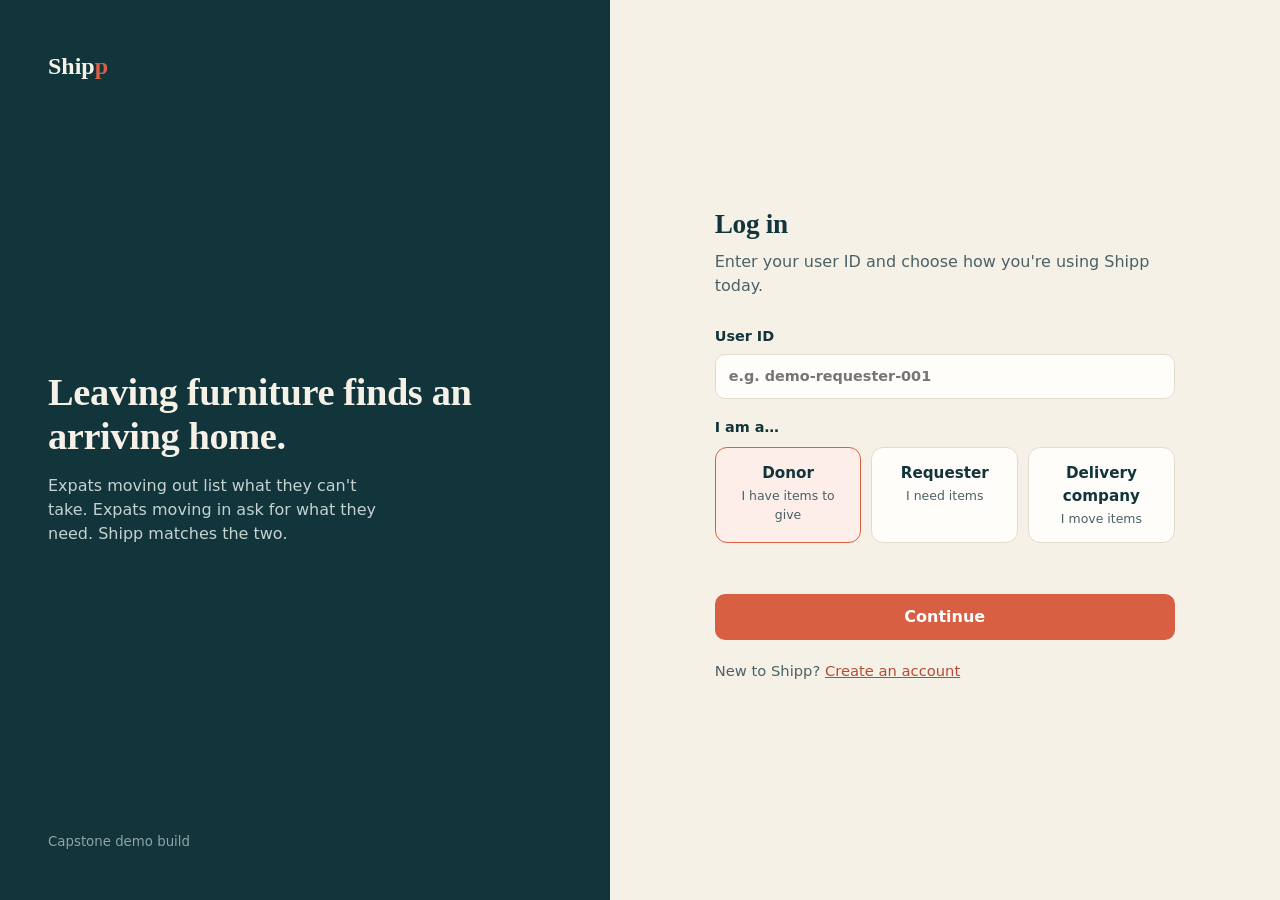
<file: docs/ui-mockups/index.html>
<!doctype html>
<html lang="en">
<head>
<meta charset="utf-8">
<meta name="viewport" content="width=device-width, initial-scale=1">
<title>Shipp — Log in</title>
<link rel="stylesheet" href="styles.css">
</head>
<body>
<div class="auth">
  <aside class="auth-side">
    <a class="brand" href="index.html">Ship<span>p</span></a>
    <div>
      <h1>Leaving furniture finds an arriving home.</h1>
      <p>Expats moving out list what they can't take. Expats moving in ask for what they need. Shipp matches the two.</p>
    </div>
    <small>Capstone demo build</small>
  </aside>

  <main class="auth-main">
    <form class="auth-form" id="loginForm" novalidate>
      <h2>Log in</h2>
      <p class="sub">Enter your user ID and choose how you're using Shipp today.</p>

      <label class="field">User ID
        <input id="userId" name="userId" autocomplete="username" placeholder="e.g. demo-requester-001" required>
      </label>

      <fieldset>
        <legend>I am a…</legend>
        <div class="roles">
          <label class="role"><input type="radio" name="role" value="DONOR" checked>
            <span><b>Donor</b><em>I have items to give</em></span></label>
          <label class="role"><input type="radio" name="role" value="REQUESTER">
            <span><b>Requester</b><em>I need items</em></span></label>
          <label class="role"><input type="radio" name="role" value="SHIPPING_PARTNER">
            <span><b>Delivery company</b><em>I move items</em></span></label>
        </div>
      </fieldset>

      <p class="error" id="error" role="alert"></p>
      <button class="btn block" type="submit">Continue</button>
      <p class="alt">New to Shipp? <a href="signup.html">Create an account</a></p>
    </form>
  </main>
</div>

<script>
  // Demo login: no password, because shipp.users has no credential column
  // and identity verification is outside P0 (spec §5.11).
  // To make it real: look up user_id in shipp.users and confirm the chosen
  // role exists for that user in shipp.user_roles before continuing.
  document.getElementById('loginForm').addEventListener('submit', function (e) {
    e.preventDefault();
    var userId = document.getElementById('userId').value.trim();
    var role = document.querySelector('input[name="role"]:checked').value;
    if (!userId) {
      document.getElementById('error').textContent = 'Please enter your user ID.';
      return;
    }
    var q = new URLSearchParams({ user: userId, role: role });
    window.location.href = 'listings.html?' + q.toString();
  });
</script>
</body>
</html>
</file>
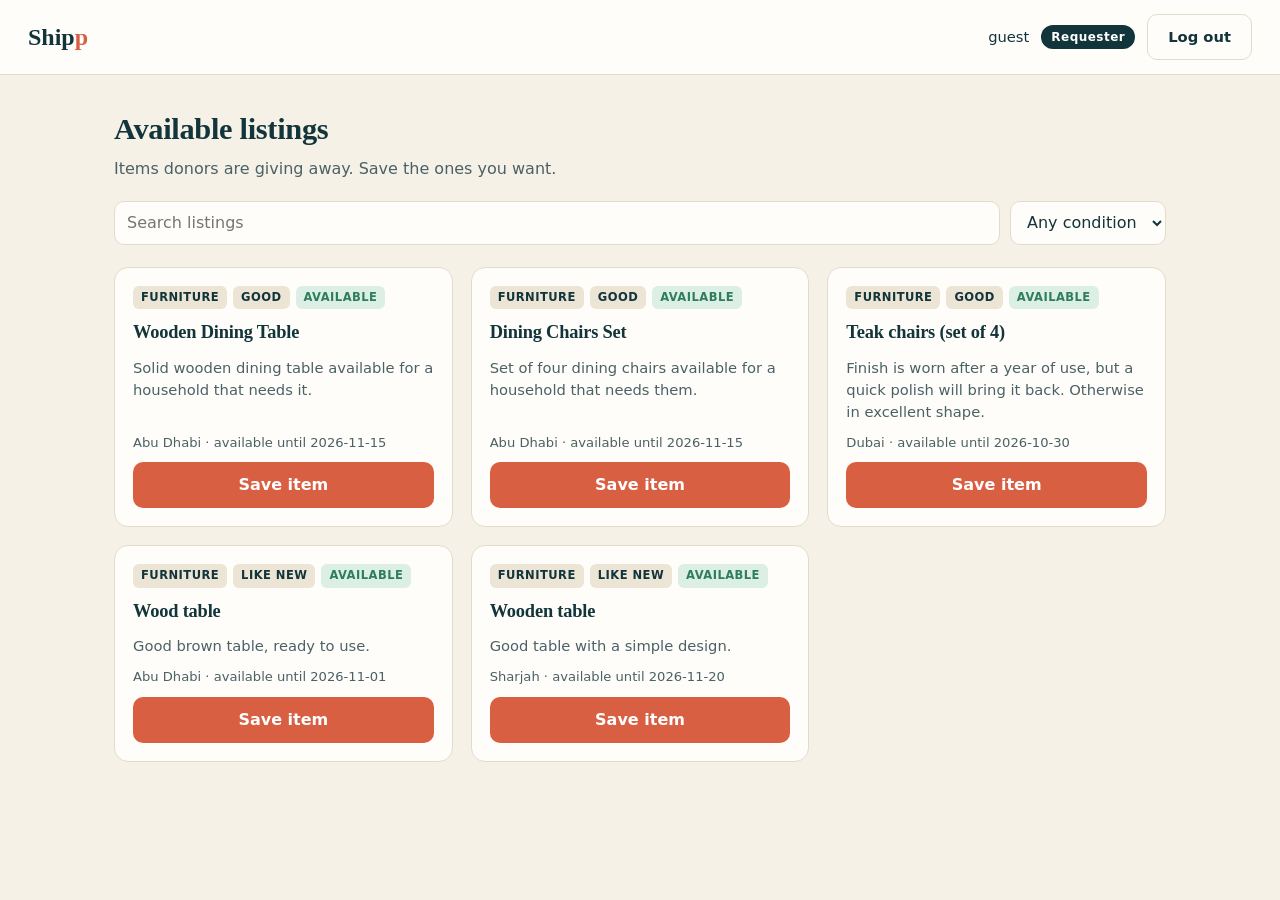
<file: docs/ui-mockups/listings.html>
<!doctype html>
<html lang="en">
<head>
<meta charset="utf-8">
<meta name="viewport" content="width=device-width, initial-scale=1">
<title>Shipp — Listings</title>
<link rel="stylesheet" href="styles.css">
</head>
<body>
<header class="topbar">
  <a class="brand" href="index.html">Ship<span>p</span></a>
  <div class="who">
    <span id="whoName"></span>
    <span class="pill" id="whoRole"></span>
    <a class="btn ghost" href="index.html">Log out</a>
  </div>
</header>

<main class="page">
  <div class="page-head">
    <div>
      <h1 id="title"></h1>
      <p id="subtitle"></p>
    </div>
    <button class="btn hidden" id="newBtn" type="button">+ New listing</button>
  </div>

  <!-- Donor: create listing (spec §5.1) -->
  <form class="panel hidden" id="newForm" novalidate>
    <h2>New listing</h2>
    <div class="two">
      <label class="field">Title <input id="fTitle" required></label>
      <label class="field">Location <input id="fLocation" placeholder="e.g. Abu Dhabi" required></label>
      <label class="field">Category
        <select id="fCategory">
          <option>FURNITURE</option><option>APPLIANCES</option><option>KITCHEN</option><option>ELECTRONICS</option><option>OTHER</option>
        </select>
      </label>
      <label class="field">Condition
        <select id="fCondition">
          <option>LIKE_NEW</option><option selected>GOOD</option><option>FAIR</option>
        </select>
      </label>
      <label class="field">Available from <input id="fFrom" type="date" required></label>
      <label class="field">Available until <input id="fUntil" type="date" required></label>
    </div>
    <label class="field">Description <textarea id="fDesc" rows="3"></textarea></label>
    <p class="error" id="formError" role="alert"></p>
    <button class="btn" type="submit">Publish listing</button>
    <button class="btn ghost" type="button" id="cancelBtn">Cancel</button>
  </form>

  <div class="filters" id="filters">
    <input id="search" type="search" placeholder="Search listings" aria-label="Search listings">
    <select id="condFilter" aria-label="Condition">
      <option value="">Any condition</option>
      <option>LIKE_NEW</option><option>GOOD</option><option>FAIR</option>
    </select>
  </div>

  <div class="grid" id="grid"></div>

  <!-- Delivery company: simulated jobs (Shipping Partner is P1 in the spec) -->
  <div class="hidden" id="jobs">
    <table>
      <thead><tr><th>Item</th><th>Pickup</th><th>Drop-off</th><th>Distance</th><th></th></tr></thead>
      <tbody id="jobRows"></tbody>
    </table>
    <p class="note">Simulated jobs. In the pipeline these would come from saved items joined to route distance in Gold.</p>
  </div>
</main>

<script>
  var params = new URLSearchParams(window.location.search);
  var role = params.get('role') || 'REQUESTER';
  var userId = params.get('user') || 'guest';
  var displayName = params.get('name') || userId;

  // Sample rows shaped like shipp.listings. Replace with a read from Lakebase.
  var listings = [
    { listing_id: 'demo-listing-001', donor_id: 'demo-donor-001', title: 'Wooden Dining Table', description: 'Solid wooden dining table available for a household that needs it.', category: 'FURNITURE', condition: 'GOOD', location: 'Abu Dhabi', available_until: '2026-11-15', status: 'AVAILABLE' },
    { listing_id: 'demo-listing-002', donor_id: 'demo-donor-001', title: 'Dining Chairs Set', description: 'Set of four dining chairs available for a household that needs them.', category: 'FURNITURE', condition: 'GOOD', location: 'Abu Dhabi', available_until: '2026-11-15', status: 'AVAILABLE' },
    { listing_id: 'e91598f2', donor_id: 'donor-a', title: 'Teak chairs (set of 4)', description: 'Finish is worn after a year of use, but a quick polish will bring it back. Otherwise in excellent shape.', category: 'FURNITURE', condition: 'GOOD', location: 'Dubai', available_until: '2026-10-30', status: 'AVAILABLE' },
    { listing_id: '852736a6', donor_id: 'donor-b', title: 'Wood table', description: 'Good brown table, ready to use.', category: 'FURNITURE', condition: 'LIKE_NEW', location: 'Abu Dhabi', available_until: '2026-11-01', status: 'AVAILABLE' },
    { listing_id: 'c44920e7', donor_id: 'donor-c', title: 'Wooden table', description: 'Good table with a simple design.', category: 'FURNITURE', condition: 'LIKE_NEW', location: 'Sharjah', available_until: '2026-11-20', status: 'AVAILABLE' }
  ];
  var saved = {};

  var roleNames = { DONOR: 'Donor', REQUESTER: 'Requester', SHIPPING_PARTNER: 'Delivery company' };
  document.getElementById('whoName').textContent = displayName;
  document.getElementById('whoRole').textContent = roleNames[role] || role;

  var grid = document.getElementById('grid');
  var search = document.getElementById('search');
  var condFilter = document.getElementById('condFilter');

  function el(tag, cls, text) {
    var n = document.createElement(tag);
    if (cls) n.className = cls;
    if (text != null) n.textContent = text;
    return n;
  }

  function render() {
    var term = search.value.trim().toLowerCase();
    var cond = condFilter.value;
    var rows = listings.filter(function (l) {
      if (role === 'DONOR' && l.donor_id !== userId) return false;
      if (role === 'REQUESTER' && l.status !== 'AVAILABLE') return false;
      if (cond && l.condition !== cond) return false;
      if (term && (l.title + ' ' + l.description + ' ' + l.location).toLowerCase().indexOf(term) === -1) return false;
      return true;
    });

    grid.textContent = '';
    if (!rows.length) {
      grid.appendChild(el('div', 'empty', role === 'DONOR'
        ? 'You have no listings yet. Use "New listing" to post your first item.'
        : 'No listings match your search.'));
      return;
    }

    rows.forEach(function (l) {
      var card = el('article', 'item');
      var tags = el('div', 'tags');
      tags.appendChild(el('span', 'tag', l.category));
      tags.appendChild(el('span', 'tag', l.condition.replace('_', ' ')));
      tags.appendChild(el('span', 'tag status', l.status));
      card.appendChild(tags);
      card.appendChild(el('h3', null, l.title));
      card.appendChild(el('p', null, l.description));
      card.appendChild(el('div', 'meta', l.location + ' · available until ' + l.available_until));

      if (role === 'REQUESTER') {
        var b = el('button', saved[l.listing_id] ? 'btn done' : 'btn', saved[l.listing_id] ? 'Saved' : 'Save item');
        b.type = 'button';
        b.addEventListener('click', function () {
          // Real path: the Agent's save_item() checks listing status in
          // Lakebase, then writes shipp.saved_items and shipp.agent_activity.
          saved[l.listing_id] = true;   // one save per listing (spec §10.3)
          render();
        });
        card.appendChild(b);
      }
      grid.appendChild(card);
    });
  }

  // Role-specific page setup
  if (role === 'DONOR') {
    document.getElementById('title').textContent = 'My listings';
    document.getElementById('subtitle').textContent = 'Items you have posted for arriving expats.';
    document.getElementById('newBtn').classList.remove('hidden');
  } else if (role === 'SHIPPING_PARTNER') {
    document.getElementById('title').textContent = 'Delivery jobs';
    document.getElementById('subtitle').textContent = 'Saved items waiting for pickup and delivery.';
    document.getElementById('filters').classList.add('hidden');
    grid.classList.add('hidden');
    document.getElementById('jobs').classList.remove('hidden');
    var jobs = [
      ['Wooden Dining Table', 'Abu Dhabi', 'Dubai', '139 km'],
      ['Dining Chairs Set', 'Abu Dhabi', 'Abu Dhabi', '12 km'],
      ['Teak chairs (set of 4)', 'Dubai', 'Sharjah', '28 km']
    ];
    var tbody = document.getElementById('jobRows');
    jobs.forEach(function (j) {
      var tr = document.createElement('tr');
      j.forEach(function (c) { tr.appendChild(el('td', null, c)); });
      var td = document.createElement('td');
      var b = el('button', 'btn ghost', 'Accept');
      b.type = 'button';
      b.addEventListener('click', function () { b.textContent = 'Accepted'; b.className = 'btn done'; b.disabled = true; });
      td.appendChild(b); tr.appendChild(td); tbody.appendChild(tr);
    });
  } else {
    document.getElementById('title').textContent = 'Available listings';
    document.getElementById('subtitle').textContent = 'Items donors are giving away. Save the ones you want.';
  }

  // Donor: new listing form
  var form = document.getElementById('newForm');
  document.getElementById('newBtn').addEventListener('click', function () { form.classList.remove('hidden'); document.getElementById('fTitle').focus(); });
  document.getElementById('cancelBtn').addEventListener('click', function () { form.classList.add('hidden'); });
  form.addEventListener('submit', function (e) {
    e.preventDefault();
    var t = document.getElementById('fTitle').value.trim();
    var loc = document.getElementById('fLocation').value.trim();
    var from = document.getElementById('fFrom').value;
    var until = document.getElementById('fUntil').value;
    var err = document.getElementById('formError');
    if (!t || !loc || !from || !until) { err.textContent = 'Title, location and both dates are required.'; return; }
    if (until < from) { err.textContent = '"Available until" must be on or after "Available from".'; return; }
    err.textContent = '';
    // Real path: INSERT INTO shipp.listings (...) with status 'AVAILABLE';
    // CDC then carries it to Bronze, Silver, Gold and the search index.
    listings.unshift({
      listing_id: 'new-' + Date.now(), donor_id: userId, title: t,
      description: document.getElementById('fDesc').value.trim(),
      category: document.getElementById('fCategory').value,
      condition: document.getElementById('fCondition').value,
      location: loc, available_until: until, status: 'AVAILABLE'
    });
    form.reset(); form.classList.add('hidden'); render();
  });

  search.addEventListener('input', render);
  condFilter.addEventListener('change', render);
  if (role !== 'SHIPPING_PARTNER') render();
</script>
</body>
</html>
</file>
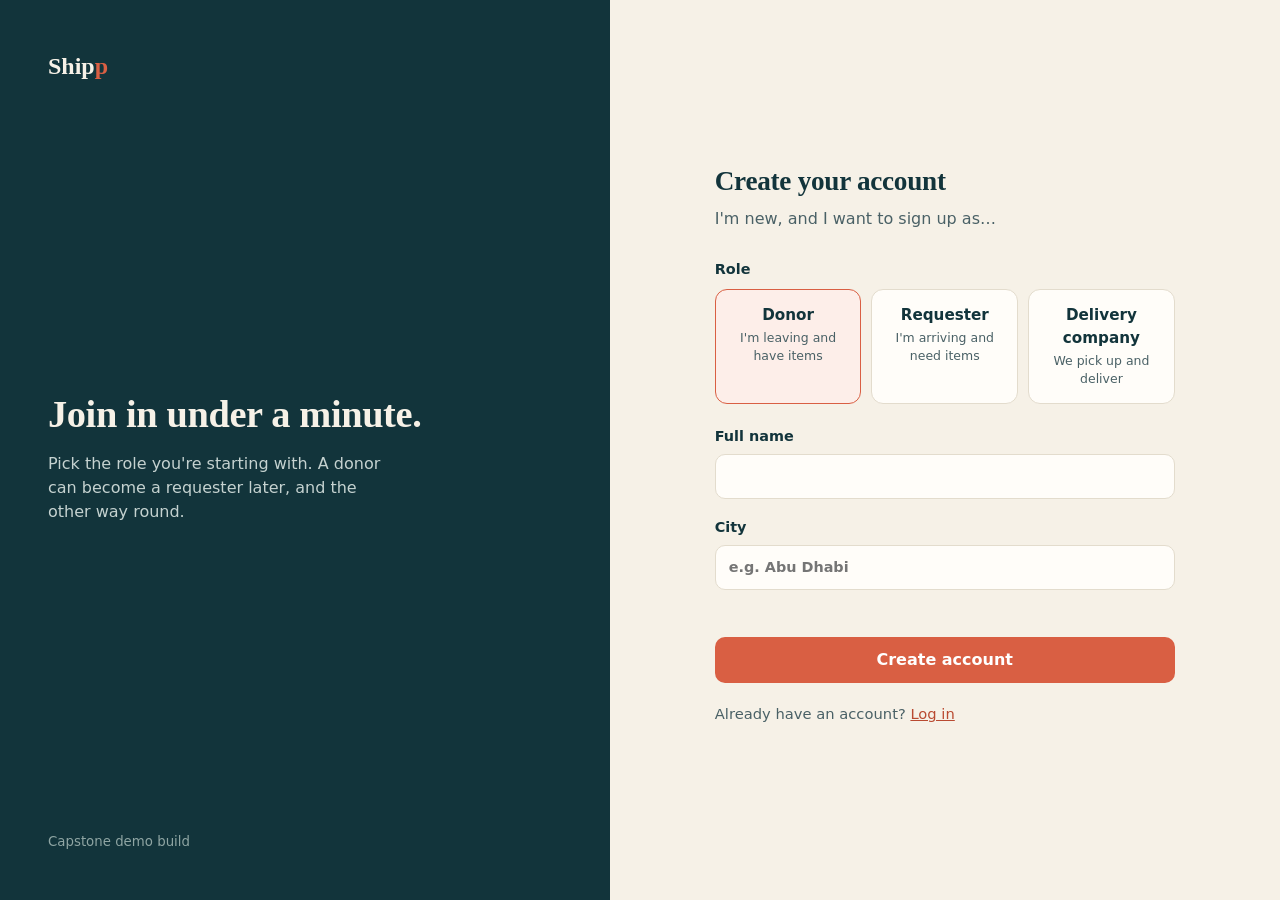
<file: docs/ui-mockups/signup.html>
<!doctype html>
<html lang="en">
<head>
<meta charset="utf-8">
<meta name="viewport" content="width=device-width, initial-scale=1">
<title>Shipp — Sign up</title>
<link rel="stylesheet" href="styles.css">
</head>
<body>
<div class="auth">
  <aside class="auth-side">
    <a class="brand" href="index.html">Ship<span>p</span></a>
    <div>
      <h1>Join in under a minute.</h1>
      <p>Pick the role you're starting with. A donor can become a requester later, and the other way round.</p>
    </div>
    <small>Capstone demo build</small>
  </aside>

  <main class="auth-main">
    <form class="auth-form" id="signupForm" novalidate>
      <h2>Create your account</h2>
      <p class="sub">I'm new, and I want to sign up as…</p>

      <fieldset>
        <legend>Role</legend>
        <div class="roles">
          <label class="role"><input type="radio" name="role" value="DONOR" checked>
            <span><b>Donor</b><em>I'm leaving and have items</em></span></label>
          <label class="role"><input type="radio" name="role" value="REQUESTER">
            <span><b>Requester</b><em>I'm arriving and need items</em></span></label>
          <label class="role"><input type="radio" name="role" value="SHIPPING_PARTNER">
            <span><b>Delivery company</b><em>We pick up and deliver</em></span></label>
        </div>
      </fieldset>

      <label class="field"><span id="nameLabel">Full name</span>
        <input id="name" name="name" autocomplete="name" required>
      </label>

      <label class="field">City
        <input id="city" name="city" autocomplete="address-level2" placeholder="e.g. Abu Dhabi" required>
      </label>

      <p class="error" id="error" role="alert"></p>
      <button class="btn block" type="submit">Create account</button>
      <p class="alt">Already have an account? <a href="index.html">Log in</a></p>
    </form>

    <div class="auth-form hidden" id="done">
      <h2>You're in.</h2>
      <p class="sub">Keep this user ID. You'll use it to log in.</p>
      <div class="panel"><strong id="newId"></strong></div>
      <a class="btn block" id="goBtn" href="listings.html">Go to Shipp</a>
    </div>
  </main>
</div>

<script>
  var nameLabel = document.getElementById('nameLabel');
  document.querySelectorAll('input[name="role"]').forEach(function (r) {
    r.addEventListener('change', function () {
      nameLabel.textContent = r.value === 'SHIPPING_PARTNER' ? 'Company name' : 'Full name';
    });
  });

  document.getElementById('signupForm').addEventListener('submit', function (e) {
    e.preventDefault();
    var name = document.getElementById('name').value.trim();
    var city = document.getElementById('city').value.trim();
    var role = document.querySelector('input[name="role"]:checked').value;
    if (!name || !city) {
      document.getElementById('error').textContent = 'Please fill in both fields.';
      return;
    }

    var prefix = { DONOR: 'donor', REQUESTER: 'requester', SHIPPING_PARTNER: 'partner' }[role];
    var userId = prefix + '-' + Math.random().toString(36).slice(2, 10);

    // To make it real, this is the Lakebase write (same shape as your QA insert):
    //   INSERT INTO shipp.users (user_id, name, current_city, is_active)
    //   VALUES (:userId, :name, :city, TRUE);
    //   INSERT INTO shipp.user_roles (user_id, role_id) VALUES (:userId, :role);
    // Both in one transaction. Nothing is stored by this demo page.

    document.getElementById('newId').textContent = userId;
    var q = new URLSearchParams({ user: userId, role: role, name: name, city: city });
    document.getElementById('goBtn').href = 'listings.html?' + q.toString();
    document.getElementById('signupForm').classList.add('hidden');
    document.getElementById('done').classList.remove('hidden');
  });
</script>
</body>
</html>
</file>
<file: docs/ui-mockups/styles.css>
:root {
  --ink: #12343b;
  --ink-soft: #4a6166;
  --sand: #f6f1e7;
  --card: #fffdf9;
  --line: #e3dccd;
  --accent: #d95f43;
  --accent-dark: #b94a31;
  --ok: #2f7d5b;
  --radius: 14px;
}
* { box-sizing: border-box; }
body {
  margin: 0;
  font-family: "Segoe UI", system-ui, -apple-system, sans-serif;
  color: var(--ink);
  background: var(--sand);
  line-height: 1.5;
}
h1, h2, h3 { font-family: Georgia, "Times New Roman", serif; margin: 0; letter-spacing: -0.01em; }
a { color: var(--accent-dark); }

.brand { font-family: Georgia, serif; font-size: 1.5rem; font-weight: 700; color: var(--ink); text-decoration: none; }
.brand span { color: var(--accent); }

/* Auth pages */
.auth {
  min-height: 100vh;
  display: grid;
  grid-template-columns: minmax(0, 1fr) minmax(0, 1.1fr);
}
.auth-side {
  background: var(--ink);
  color: #f6f1e7;
  padding: 48px;
  display: flex;
  flex-direction: column;
  justify-content: space-between;
}
.auth-side .brand { color: #f6f1e7; }
.auth-side h1 { font-size: 2.4rem; line-height: 1.15; margin-bottom: 16px; }
.auth-side p { color: #c5d2d0; max-width: 34ch; margin: 0; }
.auth-side small { color: #8fa5a3; }
.auth-main { padding: 48px 24px; display: flex; align-items: center; justify-content: center; }
.auth-form { width: 100%; max-width: 460px; }
.auth-form h2 { font-size: 1.7rem; margin-bottom: 6px; }
.auth-form .sub { color: var(--ink-soft); margin: 0 0 28px; }

label.field { display: block; margin-bottom: 18px; font-weight: 600; font-size: 0.9rem; }
label.field input, label.field select, label.field textarea {
  display: block; width: 100%; margin-top: 6px;
  padding: 11px 13px; font: inherit; color: var(--ink);
  background: var(--card); border: 1.5px solid var(--line); border-radius: 10px;
}
label.field input:focus, label.field select:focus, label.field textarea:focus {
  outline: 3px solid rgba(217, 95, 67, 0.25); border-color: var(--accent);
}
fieldset { border: 0; padding: 0; margin: 0 0 22px; }
legend { font-weight: 600; font-size: 0.9rem; margin-bottom: 8px; padding: 0; }

.roles { display: grid; grid-template-columns: repeat(3, 1fr); gap: 10px; }
.role input { position: absolute; opacity: 0; }
.role span {
  display: block; height: 100%;
  padding: 14px 12px; text-align: center; cursor: pointer;
  background: var(--card); border: 1.5px solid var(--line); border-radius: 12px;
}
.role b { display: block; font-size: 0.95rem; }
.role em { display: block; font-style: normal; font-size: 0.78rem; color: var(--ink-soft); margin-top: 2px; }
.role input:checked + span { border-color: var(--accent); background: #fdeee9; }
.role input:focus-visible + span { outline: 3px solid rgba(217, 95, 67, 0.35); }

.btn {
  display: inline-block; padding: 11px 20px; font: inherit; font-weight: 600;
  color: #fff; background: var(--accent); border: 0; border-radius: 10px;
  cursor: pointer; text-decoration: none;
}
.btn:hover { background: var(--accent-dark); }
.btn.block { width: 100%; }
.btn.ghost { background: transparent; color: var(--ink); border: 1.5px solid var(--line); }
.btn.ghost:hover { background: #efe8da; }
.btn.done { background: var(--ok); }
.alt { margin-top: 20px; color: var(--ink-soft); font-size: 0.92rem; }
.error { color: #a3281a; font-size: 0.88rem; min-height: 1.3em; margin: 0 0 10px; }
.hidden { display: none !important; }

/* App pages */
.topbar {
  display: flex; align-items: center; justify-content: space-between; gap: 16px;
  padding: 14px 28px; background: var(--card); border-bottom: 1px solid var(--line);
}
.who { display: flex; align-items: center; gap: 12px; font-size: 0.92rem; }
.pill {
  padding: 3px 10px; border-radius: 999px; font-size: 0.75rem; font-weight: 700;
  letter-spacing: 0.04em; background: var(--ink); color: #fff;
}
.page { max-width: 1100px; margin: 0 auto; padding: 32px 24px 64px; }
.page-head { display: flex; align-items: flex-end; justify-content: space-between; gap: 16px; flex-wrap: wrap; margin-bottom: 20px; }
.page-head h1 { font-size: 1.9rem; }
.page-head p { margin: 4px 0 0; color: var(--ink-soft); }
.filters { display: flex; gap: 10px; flex-wrap: wrap; margin-bottom: 22px; }
.filters input, .filters select {
  padding: 9px 12px; font: inherit; color: var(--ink);
  background: var(--card); border: 1.5px solid var(--line); border-radius: 10px;
}
.filters input { flex: 1; min-width: 200px; }

.grid { display: grid; grid-template-columns: repeat(auto-fill, minmax(260px, 1fr)); gap: 18px; }
.item {
  background: var(--card); border: 1px solid var(--line); border-radius: var(--radius);
  padding: 18px; display: flex; flex-direction: column; gap: 10px;
}
.item h3 { font-size: 1.15rem; }
.item p { margin: 0; color: var(--ink-soft); font-size: 0.92rem; flex: 1; }
.tags { display: flex; gap: 6px; flex-wrap: wrap; }
.tag { font-size: 0.72rem; font-weight: 700; letter-spacing: 0.04em; padding: 3px 8px; border-radius: 6px; background: #ece5d6; }
.tag.status { background: #dcefe6; color: var(--ok); }
.meta { font-size: 0.82rem; color: var(--ink-soft); }
.empty { padding: 40px; text-align: center; color: var(--ink-soft); background: var(--card); border: 1px dashed var(--line); border-radius: var(--radius); }

.panel { background: var(--card); border: 1px solid var(--line); border-radius: var(--radius); padding: 22px; margin-bottom: 24px; }
.panel h2 { font-size: 1.25rem; margin-bottom: 14px; }
.two { display: grid; grid-template-columns: 1fr 1fr; gap: 0 16px; }

table { width: 100%; border-collapse: collapse; background: var(--card); border: 1px solid var(--line); border-radius: var(--radius); overflow: hidden; }
th, td { text-align: left; padding: 12px 14px; border-bottom: 1px solid var(--line); font-size: 0.92rem; }
th { font-size: 0.75rem; letter-spacing: 0.05em; text-transform: uppercase; color: var(--ink-soft); }
tr:last-child td { border-bottom: 0; }
.note { font-size: 0.85rem; color: var(--ink-soft); margin-top: 12px; }

@media (max-width: 780px) {
  .auth { grid-template-columns: 1fr; }
  .auth-side { padding: 28px 24px; gap: 24px; }
  .auth-side h1 { font-size: 1.7rem; }
  .roles, .two { grid-template-columns: 1fr; }
  .topbar { padding: 12px 16px; }
}
</file>
